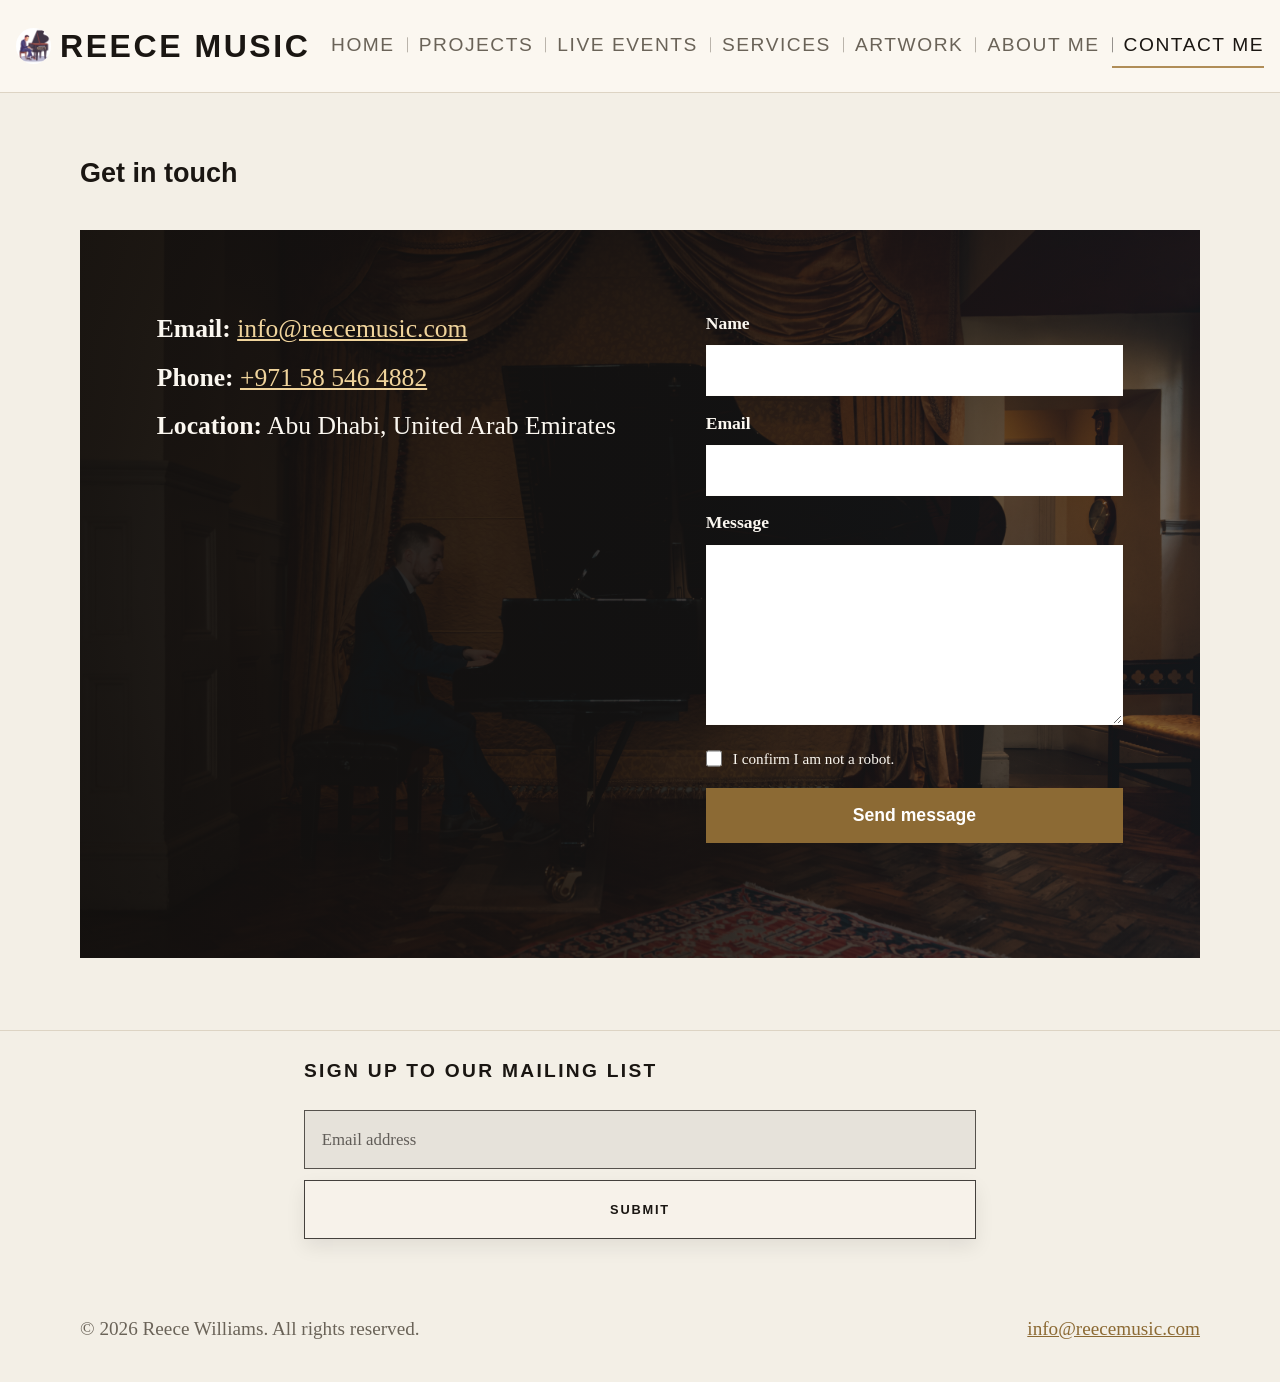
<file: contact.html>
<!DOCTYPE html>
<html lang="en">
<head>
  <meta charset="UTF-8">
  <meta name="viewport" content="width=device-width, initial-scale=1">
  <title>Contact Reece Williams</title>
  <link rel="icon" type="image/png" href="images/reece-favicon.png">
  <meta name="description" content="Get in touch with Reece Williams about performances, recordings, and collaborations.">
  <meta property="og:type" content="website">
  <meta property="og:title" content="Contact Reece Williams">
  <meta property="og:description" content="Get in touch with Reece Williams about performances, recordings, and collaborations.">
  <meta property="og:image" content="images/reece.jpg">
  <link rel="stylesheet" href="css/style.css?v=20260906-7">
</head>
<body class="interior">
  <a class="skip-link" href="#main-content">Skip to content</a>
  <header class="site-header">
    <div class="wrap header-inner">
      <a class="logo" href="index.html"><img src="images/reece-logo.jpg" alt="" width="320" height="320">Reece Music</a>
      <button class="menu-toggle" type="button" aria-expanded="false" aria-controls="site-nav" aria-label="Toggle navigation">
        <span></span>
        <span></span>
        <span></span>
      </button>
      <nav id="site-nav" class="nav" aria-label="Main">
        <a href="index.html">Home</a>
        <a href="recordings.html">Projects</a>
        <a href="events.html">Live Events</a>
        <a href="services.html">Services</a>
        <a href="artwork.html">Artwork</a>
        <a href="about.html">About Me</a>
        <a href="contact.html" class="is-active">Contact Me</a>
      </nav>
    </div>
  </header>

  <main id="main-content">
    <section class="page-intro contact-page-intro">
      <div class="wrap">
        <h1>Get in touch</h1>
      </div>
    </section>

    <section class="section contact-section">
      <div class="wrap contact-layout">
        <video class="hero-background-video contact-background-video" autoplay muted loop playsinline preload="metadata" poster="images/reece.jpg" aria-hidden="true">
          <source src="images/here-piano.mp4" type="video/mp4">
        </video>
        <video class="hero-background-video hero-reverse-video contact-background-video" muted playsinline preload="metadata" aria-hidden="true">
          <source src="images/here-piano-reverse.mp4" type="video/mp4">
        </video>
        <div class="contact-details">
          <p><strong>Email:</strong> <a href="mailto:info@reecemusic.com">info@reecemusic.com</a></p>
          <p><strong>Phone:</strong> <a href="tel:+971585464882">+971 58 546 4882</a></p>
          <p><strong>Location:</strong> Abu Dhabi, United Arab Emirates</p>
        </div>

        <form class="contact-form" id="contact-form" action="contact.php" method="POST" aria-describedby="contact-status">
          <label class="sr-only" aria-hidden="true">
            Website
            <input type="text" name="website" tabindex="-1" autocomplete="off">
          </label>
          <label>
            Name
            <input type="text" name="name" required>
          </label>
          <label>
            Email
            <input type="email" name="email" required>
          </label>
          <label>
            Message
            <textarea name="message" rows="6" required></textarea>
          </label>
          <label class="contact-check">
            <input type="checkbox" name="human" value="yes" required>
            <span>I confirm I am not a robot.</span>
          </label>
          <button class="button" type="submit">Send message</button>
          <p class="form-status" id="contact-status" role="status" aria-live="polite"></p>
        </form>
      </div>
    </section>

  </main>

  <footer class="site-footer">
    <div class="wrap footer-mailing-list">
      <form class="mailing-list-form footer-mailing-list-form" id="mailing-list-form-footer" action="contact.php" method="POST" aria-describedby="mailing-list-status-footer">
        <input type="hidden" name="mailing-list" value="yes">
        <input type="hidden" name="source" value="footer">
        <p class="mailing-list-label">Sign up to our mailing list</p>
        <label class="sr-only" for="mailing-list-email-footer">Email address</label>
        <input id="mailing-list-email-footer" type="email" name="email" placeholder="Email address" autocomplete="email" required>
        <button class="button" type="submit">Submit</button>
        <p class="form-status" id="mailing-list-status-footer" role="status" aria-live="polite"></p>
      </form>
    </div>
    <div class="wrap footer-inner">
      <p>&copy; <span id="year"></span> Reece Williams. All rights reserved.</p>
      <p><a href="mailto:info@reecemusic.com">info@reecemusic.com</a></p>
    </div>
  </footer>

  <script src="js/main.js?v=20260907-4"></script>
</body>
</html>
</file>
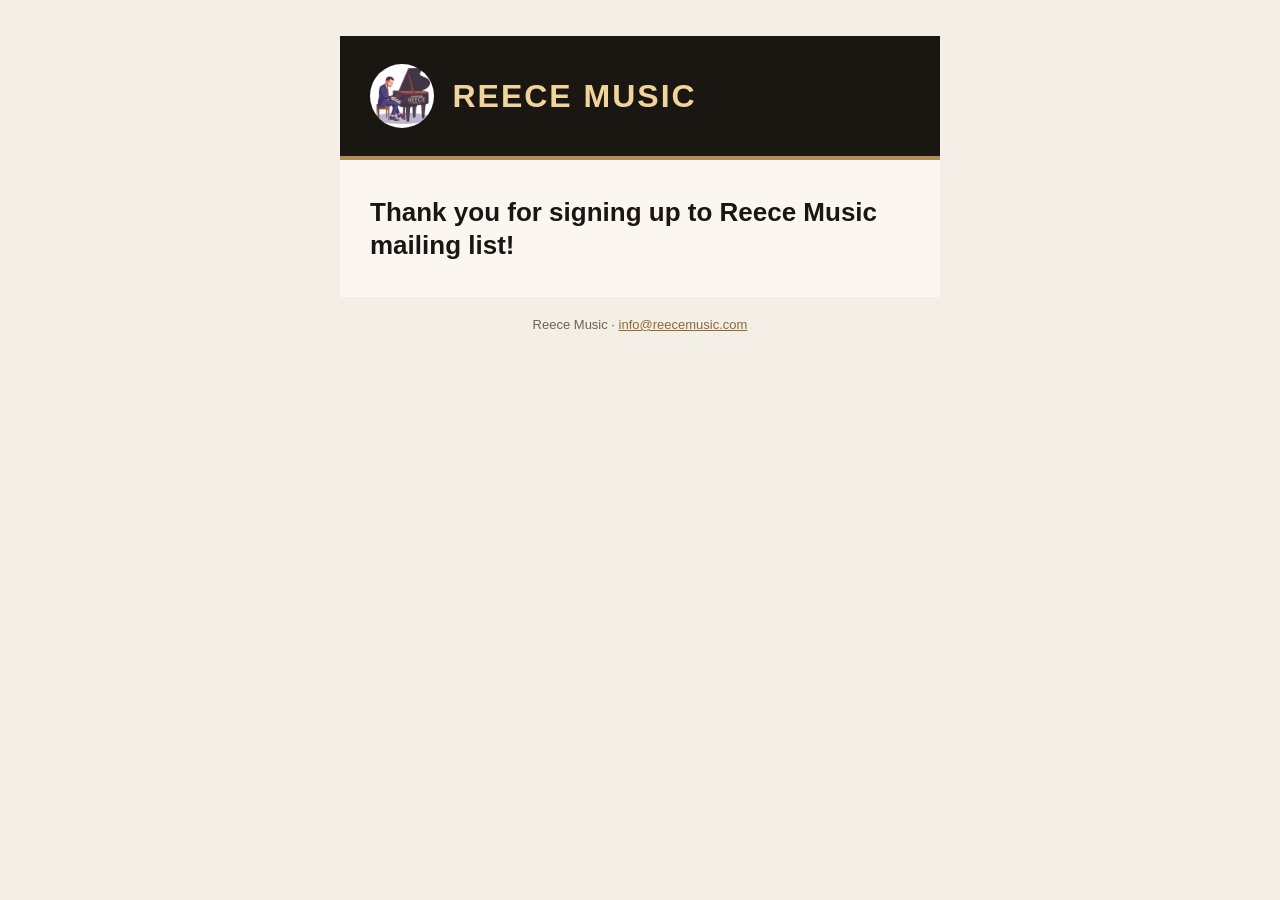
<file: email-preview.html>
<!doctype html>
<html lang="en">
<head>
  <meta charset="UTF-8">
  <meta name="viewport" content="width=device-width, initial-scale=1">
  <title>Reece Music Email Preview</title>
  <meta name="description" content="Preview of the Reece Music email newsletter and mailing list sign-up template.">
</head>
<body style="margin:0;background:#f3efe6;color:#1a1612;font-family:Arial,sans-serif;">
  <div style="max-width:600px;margin:0 auto;padding:36px 20px;">
    <div style="background:#1a1612;padding:28px 30px;border-bottom:4px solid #b08d57;">
      <img src="images/reece-logo.jpg" alt="Reece Music" width="64" height="64" style="display:inline-block;vertical-align:middle;width:64px;height:64px;border-radius:50%;">
      <span style="display:inline-block;vertical-align:middle;margin-left:14px;color:#f0d49c;font-size:32px;font-weight:700;letter-spacing:2px;text-transform:uppercase;">Reece Music</span>
    </div>
    <div style="background:#fbf7f0;padding:36px 30px;">
      <h1 style="margin:0;font-size:26px;line-height:1.25;font-weight:700;">Thank you for signing up to Reece Music mailing list!</h1>
    </div>
    <p style="margin:18px 0 0;color:#6a6358;font-size:13px;line-height:1.5;text-align:center;">Reece Music · <a href="mailto:info@reecemusic.com" style="color:#8c6a34;">info@reecemusic.com</a></p>
  </div>
</body>
</html>
</file>
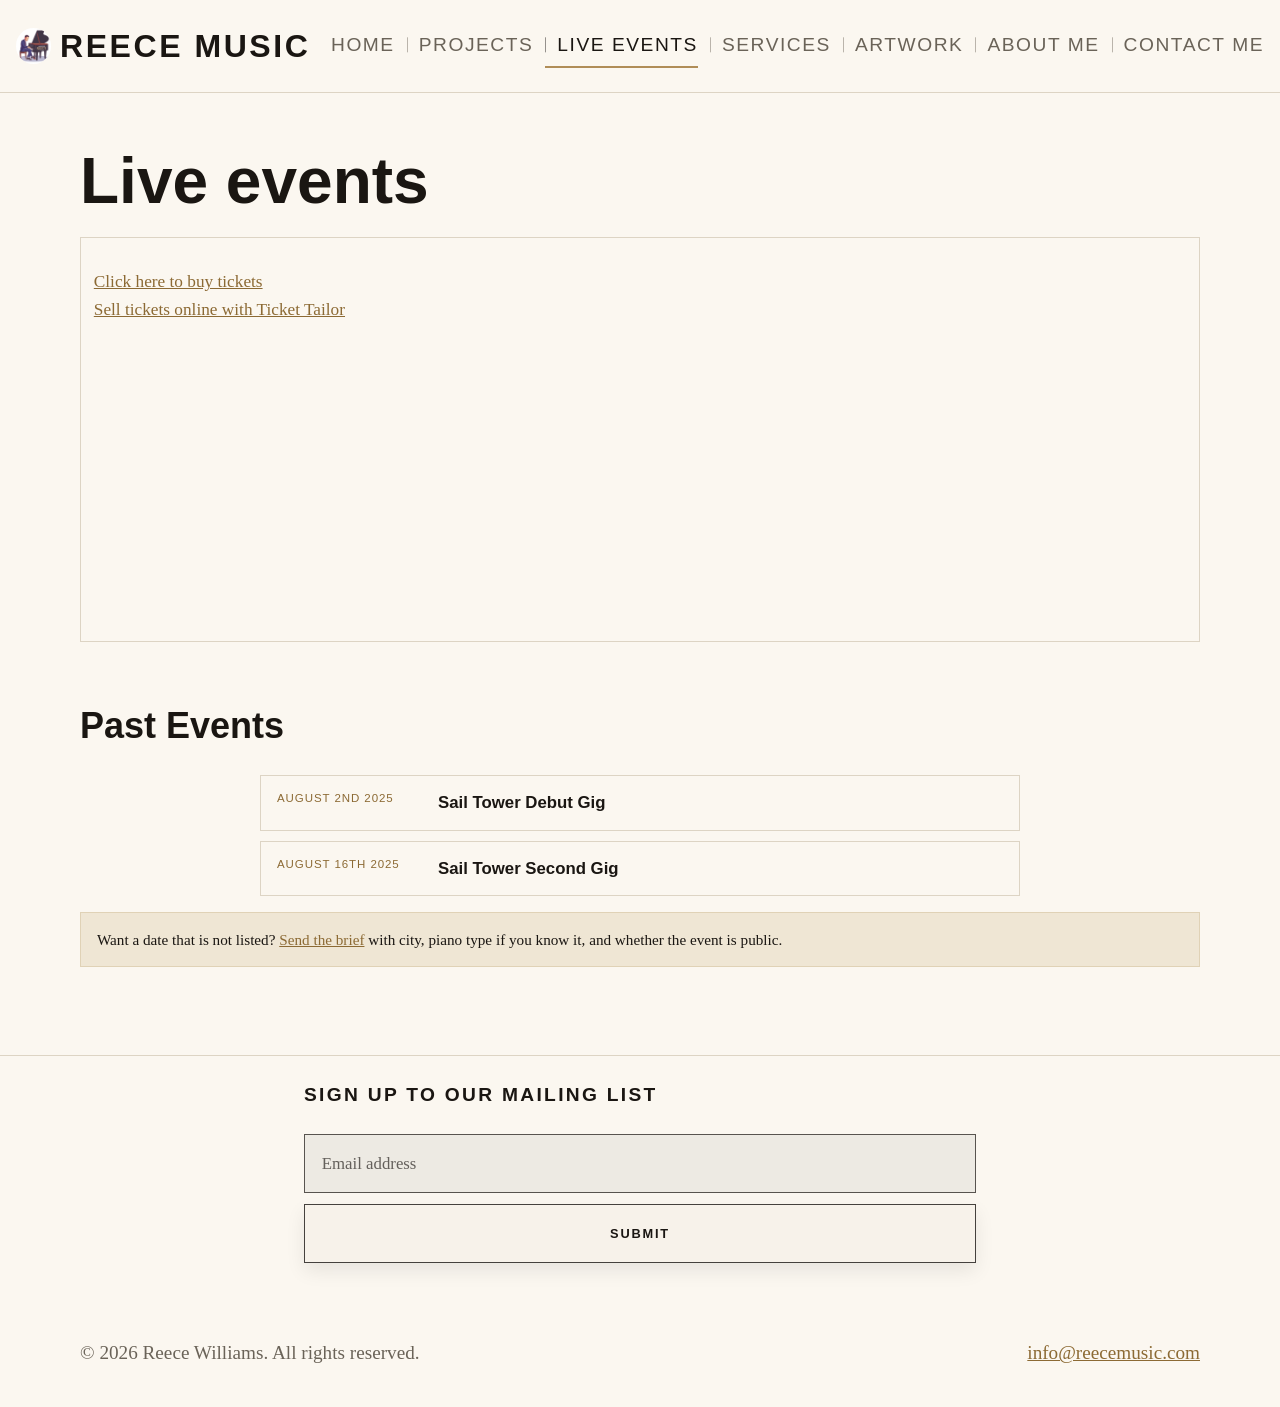
<file: events.html>
<!DOCTYPE html>
<html lang="en">
<head>
  <meta charset="UTF-8">
  <meta name="viewport" content="width=device-width, initial-scale=1.0">
  <title>Live Events | Reece Williams</title>
  <link rel="icon" type="image/png" href="images/reece-favicon.png">
  <meta name="description" content="Upcoming and recent performances by pianist Reece Williams.">
  <meta property="og:type" content="website">
  <meta property="og:title" content="Live Events | Reece Williams">
  <meta property="og:description" content="Upcoming and recent performances by pianist Reece Williams.">
  <meta property="og:image" content="images/reece.jpg">
  <link rel="stylesheet" href="css/style.css?v=20260906-6">
</head>
<body class="interior events-page">
  <a class="skip-link" href="#main-content">Skip to content</a>
  <header class="site-header">
    <div class="wrap header-inner">
      <a class="logo" href="index.html"><img src="images/reece-logo.jpg" alt="" width="320" height="320">Reece Music</a>
      <button class="menu-toggle" type="button" aria-expanded="false" aria-controls="site-nav" aria-label="Toggle navigation">
        <span></span>
        <span></span>
        <span></span>
      </button>
      <nav id="site-nav" class="nav" aria-label="Main">
        <a href="index.html">Home</a>
        <a href="recordings.html">Projects</a>
        <a href="events.html" class="is-active">Live Events</a>
        <a href="services.html">Services</a>
        <a href="artwork.html">Artwork</a>
        <a href="about.html">About Me</a>
        <a href="contact.html">Contact Me</a>
      </nav>
    </div>
  </header>

  <main id="main-content" class="section">
    <div class="wrap">
      <h1>Live events</h1>
      <div class="tickettailor-embed">
        <div class="tt-widget"><div class="tt-widget-fallback"><p><a href="https://www.tickettailor.com/all-tickets/reecemusic/?ref=website_widget&show_search_filter=true&show_date_filter=true&show_sort=true" target="_blank">Click here to buy tickets</a><br /><small><a href="https://www.tickettailor.com?rf=wdg_337841" class="tt-widget-powered">Sell tickets online with Ticket Tailor</a></small></p></div><script src="https://cdn.tickettailor.com/js/widgets/min/widget.js" data-url="https://www.tickettailor.com/all-tickets/reecemusic/?ref=website_widget&show_search_filter=true&show_date_filter=true&show_sort=true" data-type="inline" data-inline-minimal="true" data-inline-show-logo="false" data-inline-bg-fill="true" data-inline-inherit-ref-from-url-param="" data-inline-ref="website_widget"></script></div>
      </div>

      <h2>Past Events</h2>
      <div class="past-events">
        <article class="event">
          <p class="meta">August 2nd 2025</p>
          <h3>Sail Tower Debut Gig</h3>
        </article>
        <article class="event">
          <p class="meta">August 16th 2025</p>
          <h3>Sail Tower Second Gig</h3>
        </article>
      </div>

      <p class="notice">Want a date that is not listed? <a href="contact.html">Send the brief</a> with city, piano type if you know it, and whether the event is public.</p>
    </div>
  </main>

  <footer class="site-footer">
    <div class="wrap footer-mailing-list">
      <form class="mailing-list-form footer-mailing-list-form" id="mailing-list-form-footer" action="contact.php" method="POST" aria-describedby="mailing-list-status-footer">
        <input type="hidden" name="mailing-list" value="yes">
        <input type="hidden" name="source" value="footer">
        <p class="mailing-list-label">Sign up to our mailing list</p>
        <label class="sr-only" for="mailing-list-email-footer">Email address</label>
        <input id="mailing-list-email-footer" type="email" name="email" placeholder="Email address" autocomplete="email" required>
        <button class="button" type="submit">Submit</button>
        <p class="form-status" id="mailing-list-status-footer" role="status" aria-live="polite"></p>
      </form>
    </div>
    <div class="wrap footer-inner">
      <p>&copy; <span id="year"></span> Reece Williams. All rights reserved.</p>
      <p><a href="mailto:info@reecemusic.com">info@reecemusic.com</a></p>
    </div>
  </footer>
  <script src="js/main.js?v=20260907-4"></script>
</body>
</html>
</file>
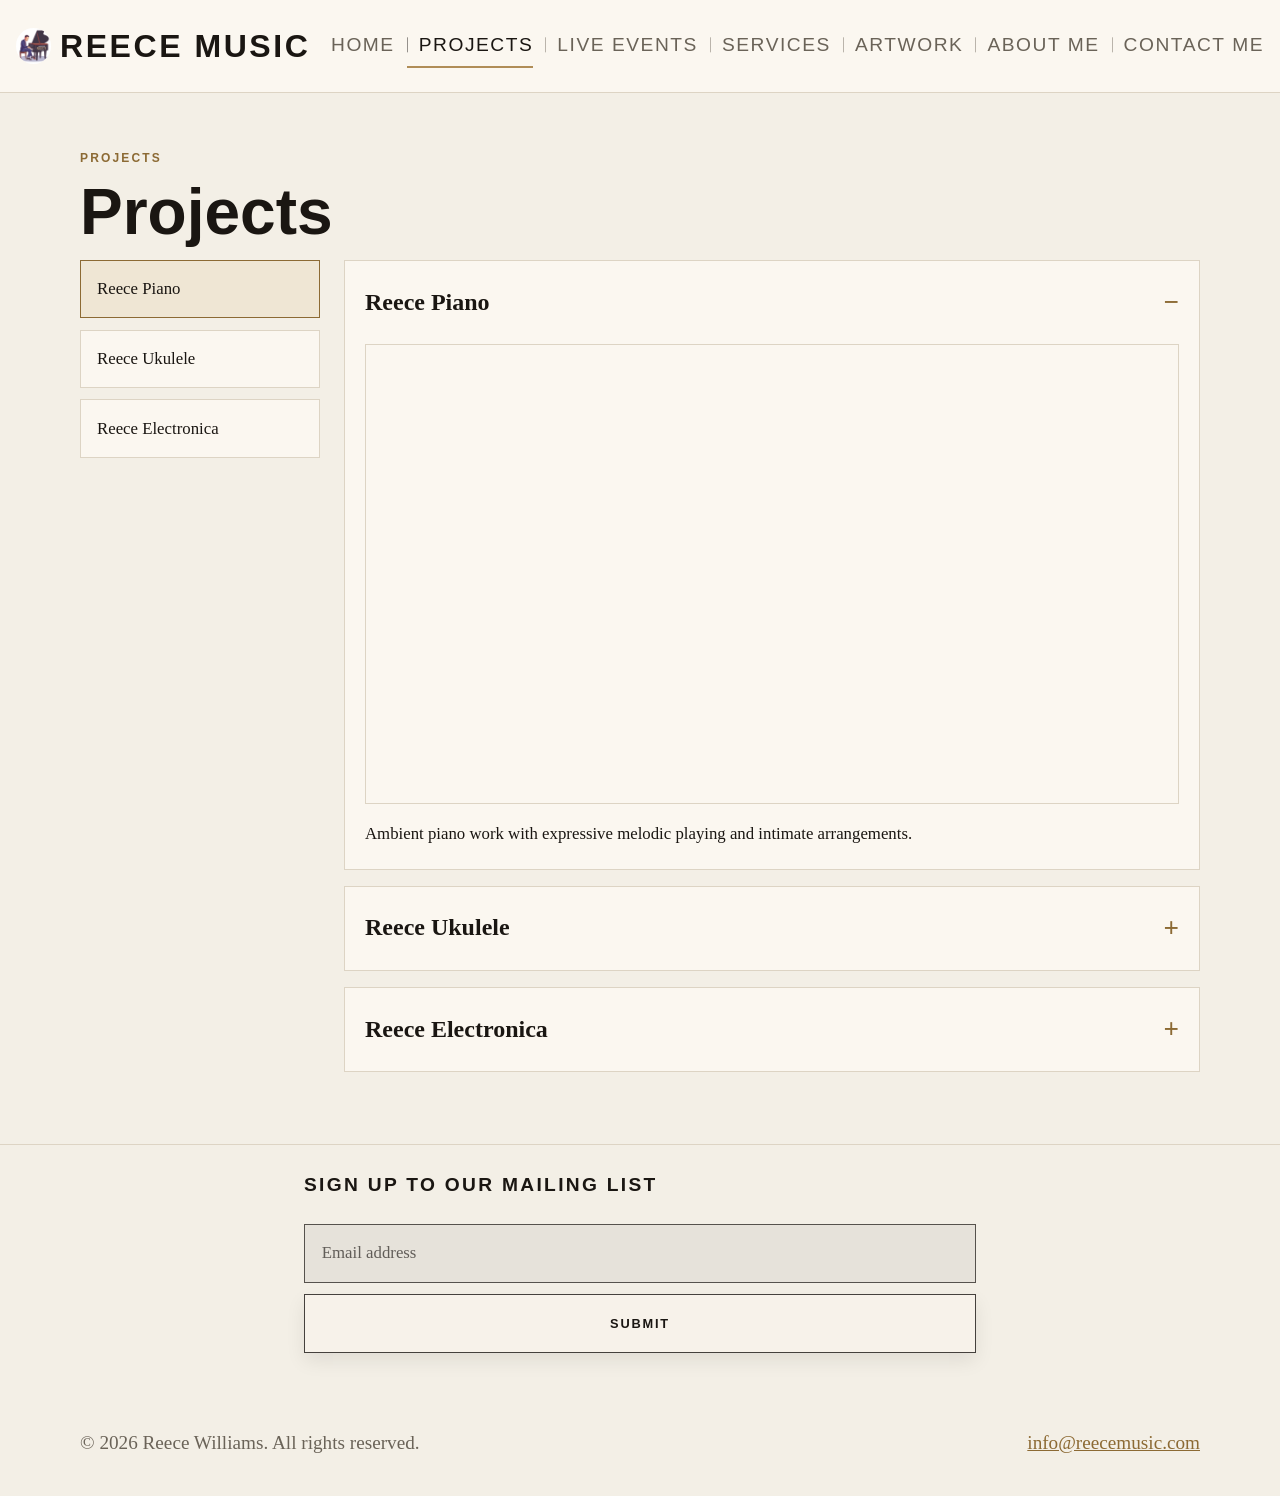
<file: recordings.html>
<!DOCTYPE html>
<html lang="en">
<head>
  <meta charset="UTF-8">
  <meta name="viewport" content="width=device-width, initial-scale=1.0">
  <title>Recordings | Reece Williams</title>
  <link rel="icon" type="image/png" href="images/reece-favicon.png">
  <meta name="description" content="Recordings and performance films by pianist Reece Williams.">
  <meta property="og:type" content="website">
  <meta property="og:title" content="Recordings | Reece Williams">
  <meta property="og:description" content="Recordings and performance films by pianist Reece Williams.">
  <meta property="og:image" content="images/reece.jpg">
  <link rel="stylesheet" href="css/style.css?v=20260906-6">
</head>
<body class="interior">
  <a class="skip-link" href="#main-content">Skip to content</a>
  <header class="site-header">
    <div class="wrap header-inner">
      <a class="logo" href="index.html"><img src="images/reece-logo.jpg" alt="" width="320" height="320">Reece Music</a>
      <button class="menu-toggle" type="button" aria-expanded="false" aria-controls="site-nav" aria-label="Toggle navigation">
        <span></span>
        <span></span>
        <span></span>
      </button>
      <nav id="site-nav" class="nav" aria-label="Main">
        <a href="index.html">Home</a>
        <a href="recordings.html" class="is-active">Projects</a>
        <a href="events.html">Live Events</a>
        <a href="services.html">Services</a>
        <a href="artwork.html">Artwork</a>
        <a href="about.html">About Me</a>
        <a href="contact.html">Contact Me</a>
      </nav>
    </div>
  </header>

  <main id="main-content" class="section">
    <div class="wrap">
      <p class="kicker">Projects</p>
      <h1>Projects</h1>

      <div class="project-layout">
        <aside class="project-sidebar">
          <nav aria-label="Project sections">
            <button class="project-jump is-active" type="button" data-target="project-piano">Reece Piano</button>
            <button class="project-jump" type="button" data-target="project-ukulele">Reece Ukulele</button>
            <button class="project-jump" type="button" data-target="project-electronica">Reece Electronica</button>
          </nav>
        </aside>

        <div class="project-list">
          <article id="project-piano" class="project-item is-open">
            <button class="project-toggle" type="button" aria-expanded="true">
              <span>Reece Piano</span>
            </button>
            <div class="project-content">
              <div class="video-container">
                <iframe src="https://www.youtube.com/embed/bRUzXkX8eEs" title="Reece Piano project video" frameborder="0" loading="lazy" allow="accelerometer; autoplay; clipboard-write; encrypted-media; gyroscope; picture-in-picture; web-share" referrerpolicy="strict-origin-when-cross-origin" allowfullscreen></iframe>
              </div>
              <p>Ambient piano work with expressive melodic playing and intimate arrangements.</p>
            </div>
          </article>

          <article id="project-ukulele" class="project-item">
            <button class="project-toggle" type="button" aria-expanded="false">
              <span>Reece Ukulele</span>
            </button>
            <div class="project-content">
              <div class="video-container">
                <iframe src="https://www.youtube.com/embed/dDXQ_UBIzpI?list=RDdDXQ_UBIzpI" title="Reece Ukulele project video" frameborder="0" loading="lazy" allow="accelerometer; autoplay; clipboard-write; encrypted-media; gyroscope; picture-in-picture; web-share" referrerpolicy="strict-origin-when-cross-origin" allowfullscreen></iframe>
              </div>
              <p>Warm, rhythmic ukulele-led arrangements with a relaxed, spacious feel.</p>
            </div>
          </article>

          <article id="project-electronica" class="project-item">
            <button class="project-toggle" type="button" aria-expanded="false">
              <span>Reece Electronica</span>
            </button>
            <div class="project-content">
              <div class="video-container">
                <iframe src="https://www.youtube.com/embed/PUKPWZ648mM" title="Reece Electronica project video" frameborder="0" loading="lazy" allow="accelerometer; autoplay; clipboard-write; encrypted-media; gyroscope; picture-in-picture; web-share" referrerpolicy="strict-origin-when-cross-origin" allowfullscreen></iframe>
              </div>
              <p>Electronic textures and pulse-driven soundscapes shaped for modern listening.</p>
            </div>
          </article>
        </div>
      </div>
    </div>
  </main>

  <footer class="site-footer">
    <div class="wrap footer-mailing-list">
      <form class="mailing-list-form footer-mailing-list-form" id="mailing-list-form-footer" action="contact.php" method="POST" aria-describedby="mailing-list-status-footer">
        <input type="hidden" name="mailing-list" value="yes">
        <input type="hidden" name="source" value="footer">
        <p class="mailing-list-label">Sign up to our mailing list</p>
        <label class="sr-only" for="mailing-list-email-footer">Email address</label>
        <input id="mailing-list-email-footer" type="email" name="email" placeholder="Email address" autocomplete="email" required>
        <button class="button" type="submit">Submit</button>
        <p class="form-status" id="mailing-list-status-footer" role="status" aria-live="polite"></p>
      </form>
    </div>
    <div class="wrap footer-inner">
      <p>&copy; <span id="year"></span> Reece Williams. All rights reserved.</p>
      <p><a href="mailto:info@reecemusic.com">info@reecemusic.com</a></p>
    </div>
  </footer>
  <script src="js/main.js?v=20260907-4"></script>
</body>
</html>
</file>
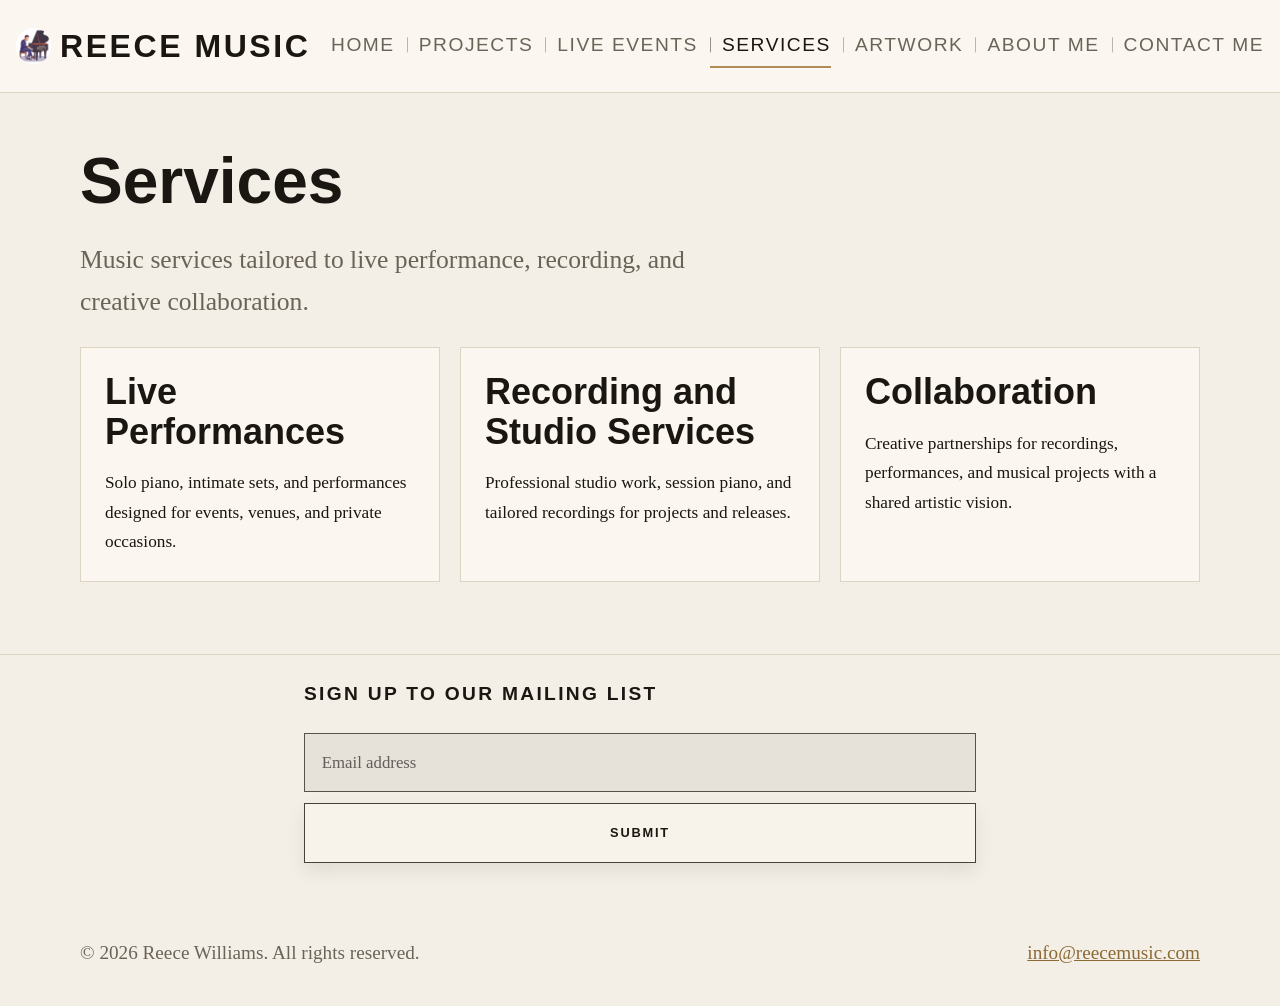
<file: services.html>
<!DOCTYPE html>
<html lang="en">
<head>
  <meta charset="UTF-8">
  <meta name="viewport" content="width=device-width, initial-scale=1.0">
  <title>Services | Reece Williams</title>
  <link rel="icon" type="image/png" href="images/reece-favicon.png">
  <meta name="description" content="Live performance, recording, and creative collaboration services from Reece Williams.">
  <meta property="og:type" content="website">
  <meta property="og:title" content="Services | Reece Williams">
  <meta property="og:description" content="Live performance, recording, and creative collaboration services from Reece Williams.">
  <meta property="og:image" content="images/reece.jpg">
  <link rel="stylesheet" href="css/style.css?v=20260906-6">
</head>
<body class="interior">
  <a class="skip-link" href="#main-content">Skip to content</a>
  <header class="site-header">
    <div class="wrap header-inner">
      <a class="logo" href="index.html"><img src="images/reece-logo.jpg" alt="" width="320" height="320">Reece Music</a>
      <button class="menu-toggle" type="button" aria-expanded="false" aria-controls="site-nav" aria-label="Toggle navigation">
        <span></span>
        <span></span>
        <span></span>
      </button>
      <nav id="site-nav" class="nav" aria-label="Main">
        <a href="index.html">Home</a>
        <a href="recordings.html">Projects</a>
        <a href="events.html">Live Events</a>
        <a href="services.html" class="is-active">Services</a>
        <a href="artwork.html">Artwork</a>
        <a href="about.html">About Me</a>
        <a href="contact.html">Contact Me</a>
      </nav>
    </div>
  </header>

  <main id="main-content" class="section">
    <div class="container">
      <h1>Services</h1>
      <p class="lead">Music services tailored to live performance, recording, and creative collaboration.</p>
      <div class="grid-3 service-grid">
        <article class="card">
          <h2>Live Performances</h2>
          <p>Solo piano, intimate sets, and performances designed for events, venues, and private occasions.</p>
        </article>
        <article class="card">
          <h2>Recording and Studio Services</h2>
          <p>Professional studio work, session piano, and tailored recordings for projects and releases.</p>
        </article>
        <article class="card">
          <h2>Collaboration</h2>
          <p>Creative partnerships for recordings, performances, and musical projects with a shared artistic vision.</p>
        </article>
      </div>
    </div>
  </main>

  <footer class="site-footer">
    <div class="wrap footer-mailing-list">
      <form class="mailing-list-form footer-mailing-list-form" id="mailing-list-form-footer" action="contact.php" method="POST" aria-describedby="mailing-list-status-footer">
        <input type="hidden" name="mailing-list" value="yes">
        <input type="hidden" name="source" value="footer">
        <p class="mailing-list-label">Sign up to our mailing list</p>
        <label class="sr-only" for="mailing-list-email-footer">Email address</label>
        <input id="mailing-list-email-footer" type="email" name="email" placeholder="Email address" autocomplete="email" required>
        <button class="button" type="submit">Submit</button>
        <p class="form-status" id="mailing-list-status-footer" role="status" aria-live="polite"></p>
      </form>
    </div>
    <div class="wrap footer-inner">
      <p>&copy; <span id="year"></span> Reece Williams. All rights reserved.</p>
      <p><a href="mailto:info@reecemusic.com">info@reecemusic.com</a></p>
    </div>
  </footer>

  <script src="js/main.js?v=20260907-4"></script>
</body>
</html>
</file>
<file: css/style.css>
:root {
  --bg: #f3efe6;
  --bg-deep: #1a1612;
  --paper: #fbf7f0;
  --ink: #1a1612;
  --muted: #6a6358;
  --line: #ddd4c4;
  --gold: #b08d57;
  --gold-deep: #8c6a34;
  --max: 1120px;
}

* {
  box-sizing: border-box;
}

html {
  scroll-behavior: smooth;
}

:target {
  scroll-margin-top: 6rem;
}

:focus-visible {
  outline: 3px solid var(--gold);
  outline-offset: 4px;
}

body {
  margin: 0;
  font-family: "Palatino Linotype", Palatino, "Book Antiqua", Georgia, serif;
  color: var(--ink);
  background: var(--bg);
  line-height: 1.65;
  font-size: 1.125rem;
  overflow-x: hidden;
}

body:not(.home) {
  background: var(--bg);
}

body.interior.events-page {
  background: var(--paper);
  background-image: none;
}

.sr-only {
  position: absolute;
  width: 1px;
  height: 1px;
  padding: 0;
  margin: -1px;
  overflow: hidden;
  clip: rect(0, 0, 0, 0);
  white-space: nowrap;
  border: 0;
}

.skip-link {
  position: fixed;
  top: 0.75rem;
  left: 0.75rem;
  z-index: 100;
  padding: 0.7rem 1rem;
  background: var(--paper);
  color: var(--ink);
  transform: translateY(-150%);
  transition: transform 0.2s ease;
}

.skip-link:focus {
  transform: translateY(0);
}

h1,
h2,
h3,
.logo,
.nav a,
.btn,
.kicker,
.meta {
  font-family: "Helvetica Neue", Helvetica, Arial, sans-serif;
}

img {
  max-width: 100%;
  height: auto;
  display: block;
}

a {
  color: var(--gold-deep);
}

.wrap,
.container {
  width: min(var(--max), calc(100% - 2.4rem));
  margin-inline: auto;
}

.narrow {
  max-width: 740px;
}

.lead {
  font-size: clamp(1.2rem, 2vw, 1.7rem);
  color: var(--muted);
  max-width: 42rem;
  margin-bottom: 1.5rem;
}

.page-intro {
  padding: 2.25rem 0 0.75rem;
}

.contact-page-intro {
  padding-bottom: 0;
}

/* Homepage photo background */
.home .site-header {
  background: transparent;
  border-bottom: 0;
  position: absolute;
  top: 0;
  left: 0;
  right: 0;
}

.home .logo,
.home .logo span,
.home .nav a,
.home .nav a.is-active,
.home .nav a:hover {
  color: #fbf7f0;
}

.home .header-inner {
  justify-content: flex-end;
}

.home .hero-layout {
  transform: translateY(-2rem);
}

.home .logo span,
.home .nav a {
  color: rgba(251, 247, 240, 0.78);
}

.home .nav a.is-active,
.home .nav a:hover {
  color: #fbf7f0;
}

.hero-photo {
  display: flex;
  align-items: center;
  min-height: 100vh;
  padding: 9rem 0 5rem;
  background-color: #1a1612;
  background-image:
    linear-gradient(90deg, rgba(26, 22, 18, 0.55) 0%, rgba(26, 22, 18, 0.18) 42%, rgba(26, 22, 18, 0.08) 100%),
    linear-gradient(180deg, rgba(26, 22, 18, 0.12) 0%, rgba(26, 22, 18, 0.28) 70%, rgba(26, 22, 18, 0.5) 100%),
    url("../images/reece.jpg");
  background-size: cover;
  background-position: center top;
  background-repeat: no-repeat;
  position: relative;
  isolation: isolate;
}

.hero-background-video {
  position: absolute;
  inset: 0;
  z-index: -2;
  width: 100%;
  height: 100%;
  object-fit: cover;
  object-position: center top;
}

.hero-reverse-video {
  opacity: 0;
  pointer-events: none;
}

.hero-reverse-video.is-active {
  opacity: 1;
}

.hero-photo::before {
  content: "";
  position: absolute;
  inset: 0;
  z-index: -1;
  background: linear-gradient(90deg, rgba(26, 22, 18, 0.62) 0%, rgba(26, 22, 18, 0.2) 44%, rgba(26, 22, 18, 0.05) 100%);
  pointer-events: none;
}

.hero-video {
  width: 100%;
  aspect-ratio: 16 / 9;
  border: 2px solid rgba(251, 247, 240, 0.3);
  overflow: hidden;
}

.hero-video-stack {
  position: absolute;
  top: calc(50% + 3rem);
  right: 0;
  width: min(21vw, 300px);
  display: grid;
  gap: 0.75rem;
  transform: translateY(-50%);
}

.hero-spotify {
  width: 100%;
  height: 352px;
  overflow: hidden;
  order: -1;
}

.hero-layout {
  display: block;
  flex: 1 1 auto;
  position: relative;
  z-index: 1;
  width: auto;
  margin-left: clamp(1rem, 4vw, 4rem);
  margin-right: 0;
}

.hero-video iframe {
  width: 100%;
  height: 100%;
}

.hero-copy {
  max-width: 31rem;
  margin-left: 0;
  margin-right: auto;
}

.hero-photo .kicker {
  color: #e8dfd0;
  display: inline-block;
  padding-right: 1.2rem;
  border-right: 2px solid rgba(232, 223, 208, 0.5);
  margin-right: 1.2rem;
}

.hero-photo .lede {
  color: #e8dfd0;
  display: block;
  border-top: 2px solid rgba(232, 223, 208, 0.5);
  padding-top: 1rem;
  margin-top: 1rem;
}

.hero-photo h1 {
  color: #fbf7f0;
}

.hero.hero-photo h1 {
  display: flex;
  align-items: center;
  gap: 1rem;
  font-size: clamp(3.8rem, 6vw, 5.4rem);
}

.hero-photo h1 img {
  width: 9.7rem;
  height: 9.7rem;
  flex: 0 0 9.7rem;
  object-fit: cover;
  border: 2px solid rgba(251, 247, 240, 0.8);
  border-radius: 50%;
}

.hero-photo h1 > .hero-name {
  display: flex;
  flex-direction: column;
  white-space: normal;
  line-height: 0.9;
}

.hero-photo .btn-primary {
  background: transparent;
  border: 1px solid #fbf7f0;
  color: #fbf7f0;
}

.hero-photo .btn-ghost {
  border-color: #fbf7f0;
  color: #fbf7f0;
}

.hero-photo .btn-primary:hover {
  background: rgba(251, 247, 240, 0.14);
}

/* Header */
.site-header {
  background: var(--paper);
  border-bottom: 1px solid var(--line);
  position: sticky;
  top: 0;
  z-index: 20;
}

@media (max-width: 1050px) {
  body.menu-open::before {
    content: "";
    position: fixed;
    inset: 0;
    z-index: 15;
    background: rgba(26, 22, 18, 0.42);
  }
}

.header-inner {
  width: min(1600px, calc(100% - 2rem));
  margin-inline: auto;
  display: flex;
  align-items: center;
  justify-content: space-between;
  gap: 0.8rem;
  min-height: 92px;
}

.menu-toggle {
  display: none;
  flex-direction: column;
  justify-content: center;
  gap: 0.28rem;
  width: 2.8rem;
  height: 2.8rem;
  padding: 0.5rem;
  border: 1px solid var(--line);
  background: transparent;
  cursor: pointer;
}

.menu-toggle span {
  display: block;
  width: 100%;
  height: 2px;
  background: var(--ink);
  border-radius: 999px;
}

.logo {
  display: inline-flex;
  align-items: center;
  gap: 0.55rem;
  text-decoration: none;
  color: var(--ink);
  font-weight: 700;
  letter-spacing: 0.08em;
  text-transform: uppercase;
  font-size: 2rem;
  white-space: nowrap;
}

.logo img {
  width: 2.2rem;
  height: 2.2rem;
  flex: 0 0 2.2rem;
  object-fit: cover;
  border-radius: 50%;
}

.logo span {
  display: block;
  font-weight: 400;
  letter-spacing: 0.22em;
  font-size: 0.62rem;
  color: var(--gold-deep);
  margin-top: 0.15rem;
}

.nav {
  display: flex;
  flex-wrap: wrap;
  justify-content: flex-end;
  gap: 0.35rem 0.75rem;
}

.nav a {
  position: relative;
  text-decoration: none;
  color: var(--muted);
  font-size: 1.2rem;
  letter-spacing: 0.08em;
  text-transform: uppercase;
  padding: 0.35rem 0;
  border-bottom: 2px solid transparent;
  transition: color 0.2s ease, border-color 0.2s ease;
}

.nav a + a {
  padding-left: 0.75rem;
}

.nav a + a::before {
  content: "";
  position: absolute;
  top: 50%;
  left: 0;
  width: 1px;
  height: 0.8em;
  background: currentColor;
  opacity: 0.45;
  transform: translateY(-50%);
}

.nav a:hover,
.nav a.is-active {
  color: var(--ink);
  border-bottom-color: var(--gold);
}

/* Hero */
.hero {
  padding: 3.5rem 0 3rem;
}

.kicker {
  margin: 0 0 0.7rem;
  color: var(--gold-deep);
  letter-spacing: 0.18em;
  text-transform: uppercase;
  font-size: 0.75rem;
  font-weight: 700;
}

.hero h1,
.hero-photo h1 {
  margin: 0 0 0.8rem;
  font-size: clamp(3.8rem, 7vw, 6.3rem);
  line-height: 0.9;
  letter-spacing: -0.02em;
}

.lede {
  font-size: clamp(1.1rem, 1.7vw, 1.35rem);
  color: var(--muted);
  max-width: 38rem;
  margin: 0;
}

.hero-photo .kicker,
.hero-photo .lede {
  color: #e8dfd0;
}

.hero-actions {
  display: none;
}

.hero-note {
  margin: 1.25rem 0 0;
  color: transparent;
  font-family: "Helvetica Neue", Helvetica, Arial, sans-serif;
  font-size: clamp(1.45rem, 2.3vw, 1.9rem);
  font-weight: 700;
  letter-spacing: 0.14em;
  text-transform: uppercase;
  background: linear-gradient(110deg, #e8dfd0 0%, #e8dfd0 34%, #fff 47%, #fff8e9 53%, #e8dfd0 66%, #e8dfd0 100%);
  background-size: 300% 100%;
  background-position: 100% 0;
  -webkit-background-clip: text;
  background-clip: text;
  animation: hero-note-shimmer 9s ease-in-out infinite;
}

.hero-note span {
  display: block;
}

@keyframes hero-note-shimmer {
  0%,
  52% {
    background-position: 100% 0;
  }

  76%,
  100% {
    background-position: 0 0;
  }
}

.mailing-list-block {
  position: absolute;
  left: 0;
  bottom: -1.25rem;
  z-index: 2;
}

@media (min-width: 901px) {
  .hero-layout {
    align-self: stretch;
    min-height: calc(100vh - 14rem);
  }

  .hero-note {
    font-size: clamp(1.35rem, 1.9vw, 1.8rem);
    white-space: normal;
  }
}

@media (prefers-reduced-motion: reduce) {
  .hero-note {
    color: #e8dfd0;
    background: none;
    animation: none;
  }
}

.mailing-list-label {
  margin: 1.1rem 0 0.75rem;
  color: rgba(251, 247, 240, 0.98);
  font-family: "Helvetica Neue", Helvetica, Arial, sans-serif;
  font-size: 1rem;
  font-weight: 700;
  letter-spacing: 0.12em;
  text-transform: uppercase;
  grid-column: 1 / -1;
}

.mailing-list-form {
  display: grid;
  grid-template-columns: minmax(0, 1fr) minmax(8.2rem, 10rem);
  gap: 0.8rem;
  max-width: 32rem;
  align-items: stretch;
}

.mailing-list-form input {
  min-width: 0;
  min-height: 3.7rem;
  padding: 0.9rem 1.05rem;
  border: 1px solid rgba(251, 247, 240, 0.8);
  background: rgba(26, 22, 18, 0.42);
  color: #fbf7f0;
  font: inherit;
  font-size: 1.05rem;
  border-radius: 0;
  transition: border-color 0.2s ease, box-shadow 0.2s ease, background 0.2s ease;
}

.mailing-list-form input:focus {
  border-color: rgba(251, 247, 240, 1);
  box-shadow: 0 0 0 3px rgba(251, 247, 240, 0.12);
  background: rgba(26, 22, 18, 0.5);
  outline: none;
}

.mailing-list-form input::placeholder {
  color: rgba(251, 247, 240, 0.72);
}

.mailing-list-form .button {
  min-height: 3.7rem;
  padding: 0.72rem 0.9rem;
  border: 1px solid rgba(251, 247, 240, 0.9);
  background: rgba(251, 247, 240, 0.98);
  color: var(--ink);
  font-family: "Helvetica Neue", Helvetica, Arial, sans-serif;
  font-weight: 700;
  font-size: 0.8rem;
  letter-spacing: 0.14em;
  text-transform: uppercase;
  cursor: pointer;
  border-radius: 0;
  box-shadow: 0 8px 18px rgba(0, 0, 0, 0.08);
  transition: transform 0.2s ease, box-shadow 0.2s ease, background 0.2s ease;
}

.mailing-list-form .button:hover {
  transform: translateY(-1px);
  box-shadow: 0 14px 28px rgba(0, 0, 0, 0.12);
}

.mailing-list-form .button:disabled {
  opacity: 0.82;
  cursor: wait;
}

.mailing-list-form .form-status {
  grid-column: 1 / -1;
  min-height: 2.2rem;
  margin: 0.35rem 0 0;
  color: #fbf7f0;
  font-size: 1.05rem;
  font-family: "Helvetica Neue", Helvetica, Arial, sans-serif;
  font-weight: 500;
  letter-spacing: 0.02em;
  opacity: 0;
  transition: opacity 0.25s ease;
}

.mailing-list-form .form-status.is-error {
  color: #ffd8d8;
}

.portrait {
  margin: 0;
  background: var(--bg-deep);
  border-radius: 2px;
  overflow: hidden;
  box-shadow: 0 18px 40px rgba(26, 22, 18, 0.18);
}

.portrait img {
  width: 100%;
  aspect-ratio: 4 / 5;
  object-fit: cover;
  object-position: center top;
}

.portrait figcaption {
  padding: 0.7rem 0.9rem 0.85rem;
  color: #d7cbb8;
  font-size: 0.78rem;
  letter-spacing: 0.08em;
  text-transform: uppercase;
  font-family: "Helvetica Neue", Helvetica, Arial, sans-serif;
}

.btn {
  display: inline-block;
  text-decoration: none;
  padding: 0.9rem 1.35rem;
  border-radius: 2px;
  font-size: 0.95rem;
  letter-spacing: 0.08em;
  text-transform: uppercase;
  transition: color 0.2s ease, background-color 0.2s ease, border-color 0.2s ease, transform 0.2s ease;
}

.btn:hover {
  transform: translateY(-2px);
}

.btn-primary {
  background: var(--ink);
  color: var(--paper);
}

.btn-primary:hover {
  background: #000;
}

.btn-ghost {
  border: 1px solid var(--ink);
  color: var(--ink);
}

/* Sections */
.section {
  padding: 4.5rem 0;
}

.contact-section {
  padding-top: 0.75rem;
}

.section h1 {
  margin-top: 0;
  margin-bottom: 1rem;
  font-size: clamp(2.5rem, 5vw, 4.6rem);
  line-height: 1;
}

.section h2 {
  margin-top: 0;
  font-size: clamp(1.6rem, 3vw, 2.25rem);
  line-height: 1.1;
}

.section-head {
  display: flex;
  justify-content: space-between;
  align-items: baseline;
  gap: 1rem;
  margin-bottom: 1.2rem;
}

.grid-2 {
  display: grid;
  grid-template-columns: 1fr 1fr;
  gap: 1.25rem;
}

.grid-3 {
  display: grid;
  grid-template-columns: repeat(3, 1fr);
  gap: 1.25rem;
}

.grid-4 {
  display: grid;
  grid-template-columns: repeat(4, 1fr);
  gap: 1.25rem;
}

.card {
  display: block;
  background: var(--paper);
  border: 1px solid var(--line);
  padding: 1.5rem;
}

.card h3,
.card h2 {
  margin: 0 0 0.65rem;
}

.card p:last-child {
  margin-bottom: 0;
}

.artwork-item {
  background: var(--paper);
  border: 1px solid var(--line);
  overflow: hidden;
  transition: box-shadow 0.3s ease;
  min-width: 0;
  max-width: 100%;
  cursor: pointer;
  content-visibility: auto;
  contain-intrinsic-size: 100% 320px;
}

.artwork-item:hover {
  box-shadow: 0 4px 12px rgba(26, 22, 18, 0.15);
}

.artwork-figure {
  margin: 0;
  overflow: hidden;
  height: 250px;
  aspect-ratio: 1 / 1;
  display: flex;
  align-items: center;
  justify-content: center;
  background: var(--bg);
  position: relative;
}

.artwork-figure::after {
  content: "Reece Music ©";
  position: absolute;
  right: 0.8rem;
  bottom: 0.7rem;
  font-size: 0.7rem;
  letter-spacing: 0.1em;
  text-transform: uppercase;
  color: rgba(251, 247, 240, 0.7);
  background: rgba(26, 22, 18, 0.18);
  padding: 0.2rem 0.45rem;
  border-radius: 999px;
  pointer-events: none;
}

.artwork-figure img {
  width: 100%;
  height: 100%;
  object-fit: cover;
  display: block;
  background: var(--bg);
}

.about-image {
  overflow: hidden;
  background: var(--bg);
  border: 1px solid var(--line);
}

.about-layout {
  display: grid;
  grid-template-columns: minmax(280px, 0.9fr) minmax(0, 1.1fr);
  gap: clamp(2rem, 6vw, 5rem);
  align-items: start;
}

.about-hero-image {
  height: 500px;
}

.about-content {
  max-width: 40rem;
  padding-top: 1.5rem;
}

.about-full-image {
  width: 100%;
  height: auto;
  margin-top: 1rem;
}

.section.about-photo-section {
  padding-top: 1rem;
}

.section.about-intro-section {
  padding-bottom: 0;
}

.about-photo-section .about-full-image {
  margin-top: 0;
}

.about-full-image img {
  filter: grayscale(100%);
}

.contact-image {
  overflow: hidden;
  border: 1px solid var(--line);
}

.contact-image-intro {
  height: 100%;
}

.contact-image-intro img {
  width: 100%;
  height: 100%;
  object-fit: cover;
  display: block;
}

.intro-with-image {
  display: grid;
  grid-template-columns: 1fr 1fr;
  gap: 2rem;
  align-items: stretch;
}

.contact-layout {
  position: relative;
  display: grid;
  grid-template-columns: 1.1fr 1fr;
  gap: clamp(2rem, 7vw, 6rem);
  align-items: start;
  min-height: 590px;
  padding: clamp(2rem, 6vw, 5rem);
  overflow: hidden;
  background: var(--bg-deep);
  isolation: isolate;
}

.contact-layout::after {
  content: "";
  position: absolute;
  inset: 0;
  z-index: -1;
  background: linear-gradient(90deg, rgba(18, 15, 13, 0.95) 0%, rgba(18, 15, 13, 0.82) 55%, rgba(18, 15, 13, 0.52) 100%);
}

.contact-section-image {
  position: absolute;
  inset: 0;
  z-index: -2;
  width: 100%;
  height: 100%;
  object-fit: cover;
  object-position: center 58%;
}

.contact-layout .hero-background-video {
  position: absolute;
  inset: 0;
  z-index: -2;
  width: 100%;
  height: 100%;
  object-fit: cover;
  object-position: center top;
}

.contact-details {
  margin-top: 0.25rem;
  color: #fbf7f0;
}

.contact-details p {
  font-size: clamp(1.15rem, 2.2vw, 1.6rem);
  line-height: 1.4;
  margin: 0 0 0.8rem;
}

.contact-details a {
  color: #f0d49c;
}

.contact-form {
  margin-top: 0.1rem;
  width: 100%;
  max-width: 620px;
  margin-left: auto;
  display: grid;
  gap: 0.8rem;
}

.contact-form label {
  display: block;
  font-size: 1.1rem;
  font-weight: 600;
  color: #fbf7f0;
}

.contact-form input,
.contact-form textarea {
  width: 100%;
  margin-top: 0.45rem;
  padding: 0.9rem 1rem;
  border: 1px solid rgba(251, 247, 240, 0.42);
  background: #fff;
  font-size: 1.05rem;
  font-family: inherit;
  color: var(--ink);
}

.contact-form textarea {
  min-height: 180px;
  resize: vertical;
}

.contact-form .contact-check {
  display: flex;
  align-items: center;
  gap: 0.65rem;
  width: fit-content;
  font-size: 0.95rem;
  font-weight: 400;
}

.contact-form .contact-check input {
  width: 1.05rem;
  height: 1.05rem;
  margin: 0;
  accent-color: var(--gold);
}

.contact-form .button {
  width: 100%;
  display: block;
  margin-top: 0.25rem;
  padding: 1rem 1.2rem;
  font-size: 1.1rem;
  font-weight: 600;
  border: 1px solid var(--gold-deep);
  background: var(--gold-deep);
  color: #fff;
  cursor: pointer;
}

.form-status {
  min-height: 1.5em;
  margin: 0.25rem 0 0;
  color: var(--gold-deep);
  font-family: "Helvetica Neue", Helvetica, Arial, sans-serif;
  font-size: 0.9rem;
}

.form-status.is-error {
  color: #f0b8a8;
}

.not-found {
  max-width: 720px;
  margin-inline: auto;
  padding: clamp(3rem, 10vw, 8rem) 0;
  text-align: center;
}

.not-found h1 {
  margin: 0 0 1rem;
  font-size: clamp(4rem, 12vw, 8rem);
  line-height: 0.9;
}

.not-found p {
  margin: 0 auto 1.75rem;
  color: var(--muted);
}

.tickettailor-embed {
  margin: 1.5rem 0 4rem;
  width: 100%;
  padding: 0.8rem;
  background: var(--paper);
  border: 1px solid var(--line);
}

.tickettailor-embed .tt-widget,
.tickettailor-embed .tt-widget > div,
.tickettailor-embed .tt-widget iframe,
.tickettailor-embed .tt-widget script {
  width: 100% !important;
  min-height: 360px !important;
}

.tickettailor-embed .tt-widget,
.tickettailor-embed .tt-widget * {
  font-size: 1.08rem !important;
  line-height: 1.6 !important;
  font-family: "Palatino Linotype", Palatino, "Book Antiqua", Georgia, serif !important;
}

@media (max-width: 900px) {
  .header-inner {
    flex-wrap: wrap;
    padding: 0.8rem 0;
  }

  .menu-toggle {
    display: flex;
    margin-left: auto;
  }

  .nav {
    display: none;
    width: 100%;
    flex-direction: column;
    align-items: flex-start;
    gap: 0.75rem;
    padding: 0.3rem 0 0.1rem;
  }

  .nav.is-open {
    display: flex;
  }

  .nav a {
    font-size: 1.1rem;
    padding-left: 0;
  }

  .nav a + a::before {
    display: none;
  }

  .hero-photo {
    min-height: 80vh;
    padding-top: 7rem;
  }

  .hero-video-stack {
    position: static;
    width: min(100%, 540px);
    margin-top: 2rem;
    transform: none;
  }

  .grid-4 {
    grid-template-columns: repeat(2, minmax(0, 1fr));
  }

  .grid-3,
  .grid-2,
  .about-layout,
  .intro-with-image,
  .contact-layout {
    grid-template-columns: 1fr;
  }

  .contact-layout {
    min-height: 0;
    padding: 2rem 1.25rem 2.5rem;
  }

  .contact-layout::after {
    background: linear-gradient(180deg, rgba(18, 15, 13, 0.88) 0%, rgba(18, 15, 13, 0.72) 100%);
  }

  .contact-details p {
    font-size: 1.35rem;
  }

  .event {
    grid-template-columns: 1fr;
  }

  .event p:not(.meta) {
    grid-column: auto;
  }
}

@media (max-width: 900px) {
  .hero-layout {
    grid-template-columns: 1fr;
    gap: 2rem;
  }

  .project-layout {
    grid-template-columns: 1fr;
  }

  .project-sidebar {
    position: static;
  }

  .project-sidebar nav {
    grid-template-columns: repeat(3, minmax(0, 1fr));
  }
}

@media (max-width: 1050px) {
  .header-inner {
    flex-wrap: wrap;
    padding: 0.8rem 0;
  }

  .menu-toggle {
    display: flex;
    margin-left: auto;
  }

  .nav {
    display: none;
    width: 100%;
    flex-direction: column;
    align-items: flex-start;
    gap: 0.75rem;
    padding: 0.3rem 0 0.1rem;
  }

  .nav.is-open {
    display: flex;
  }
}

@media (max-width: 640px) {
  body {
    font-size: 1rem;
  }

  .wrap {
    width: min(var(--max), calc(100% - 1.2rem));
  }

  .project-sidebar nav {
    grid-template-columns: 1fr;
  }

  .grid-4 {
    grid-template-columns: 1fr;
    gap: 0.85rem;
  }

  .artwork-item {
    width: 100%;
    border-radius: 0.8rem;
  }

  .artwork-figure {
    height: clamp(220px, 52vw, 300px);
  }

  .artwork-figure img {
    width: 100%;
    height: 100%;
    object-fit: cover;
    object-position: center;
  }

  .artwork-info {
    padding: 0.9rem 0.95rem 1rem;
  }

  .artwork-info h3 {
    margin: 0 0 0.3rem;
    font-size: 1rem;
  }

  .price {
    font-size: 0.95rem;
  }


  .header-inner {
    min-height: 64px;
  }

  .logo {
    font-size: 1.2rem;
    letter-spacing: 0.06em;
  }

  .logo span {
    letter-spacing: 0.12em;
    font-size: 0.58rem;
  }

  .hero,
  .section {
    padding-top: 3rem;
    padding-bottom: 3rem;
  }

  .hero-photo {
    min-height: 72vh;
    padding: 6rem 0 2.5rem;
  }

  .hero-photo h1,
  .hero h1 {
    font-size: clamp(2.8rem, 18vw, 4.2rem);
  }

  .lede {
    font-size: 1.2rem;
  }

  .hero-actions {
    flex-direction: column;
  }

  .btn {
    width: 100%;
    text-align: center;
  }

  .section-head {
    flex-direction: column;
    align-items: flex-start;
  }

  .about-content {
    padding-top: 0;
  }

  .contact-details p {
    font-size: 1.15rem;
  }

  .card,
  .event {
    padding: 1.15rem;
  }

  .about-hero-image {
    height: min(500px, 110vw);
  }

  .contact-form {
    max-width: none;
  }
}

.tickettailor-embed .tt-widget a,
.tickettailor-embed .tt-widget button,
.tickettailor-embed .tt-widget input,
.tickettailor-embed .tt-widget select,
.tickettailor-embed .tt-widget label {
  font-size: 1.08rem !important;
}

.tickettailor-embed iframe {
  width: 100%;
  min-height: 360px;
  border: 1px solid var(--line);
  background: #fff;
}

.about-image img {
  width: 100%;
  height: 100%;
  display: block;
  object-fit: cover;
}

.lightbox {
  position: fixed;
  inset: 0;
  display: flex;
  align-items: center;
  justify-content: center;
  padding: 1.5rem;
  opacity: 0;
  visibility: hidden;
  pointer-events: none;
  transition: opacity 0.2s ease, visibility 0.2s ease;
  z-index: 100;
}

.lightbox.is-open {
  opacity: 1;
  visibility: visible;
  pointer-events: auto;
}

.lightbox-backdrop {
  position: absolute;
  inset: 0;
  background: rgba(17, 13, 10, 0.8);
}

.lightbox-panel {
  position: relative;
  z-index: 1;
  width: min(860px, 92vw);
  background: rgba(251, 247, 240, 0.98);
  border: 1px solid var(--line);
  box-shadow: 0 24px 60px rgba(0, 0, 0, 0.2);
  display: grid;
  grid-template-columns: minmax(0, 1.5fr) minmax(220px, 0.7fr);
  overflow: hidden;
  isolation: isolate;
}

.lightbox-image-wrap {
  position: relative;
  display: block;
  width: 100%;
  z-index: 1;
  overflow: hidden;
  isolation: isolate;
}

.lightbox-panel img {
  position: relative;
  z-index: 1;
  width: 100%;
  height: min(72vh, 720px);
  object-fit: cover;
  display: block;
  background: var(--bg);
}

.lightbox-watermark {
  position: absolute;
  left: 50%;
  top: 50%;
  transform: translate(-50%, -50%) rotate(45deg);
  font-size: 1.05rem;
  font-weight: 1000;
  letter-spacing: 0.12em;
  text-transform: uppercase;
  color: rgba(17, 13, 10, 0.72);
  background: rgba(255, 255, 255, 0.6);
  padding: 0.35rem 0.7rem;
  border-radius: 999px;
  pointer-events: none;
  z-index: 9999;
  display: inline-block;
  line-height: 1.2;
  white-space: nowrap;
  opacity: 0.85;
  box-shadow: 0 0 0 1px rgba(17, 13, 10, 0.05);
  mix-blend-mode: multiply;
}

.lightbox-meta {
  padding: 1.5rem 1.25rem;
  display: flex;
  flex-direction: column;
  justify-content: center;
  gap: 0.75rem;
}

.lightbox-meta h2 {
  margin: 0;
  font-size: clamp(1.5rem, 3vw, 2.2rem);
}

.lightbox-meta p {
  margin: 0;
  color: var(--gold-deep);
  font-size: 1.2rem;
  font-weight: 700;
}

.lightbox-close,
.lightbox-back {
  border: 1px solid var(--line);
  background: var(--paper);
  color: var(--ink);
  padding: 0.8rem 1rem;
  font: inherit;
  cursor: pointer;
}

.lightbox-close {
  position: absolute;
  top: 0.8rem;
  right: 0.8rem;
  border-radius: 999px;
  width: 2.5rem;
  height: 2.5rem;
  display: flex;
  align-items: center;
  justify-content: center;
  padding: 0;
  background: rgba(251, 247, 240, 0.9);
  font-size: 1.7rem;
  line-height: 1;
  text-align: center;
  z-index: 3;
}

body.lightbox-open {
  overflow: hidden;
}

@media (max-width: 640px) {
  .lightbox {
    padding: 0 !important;
    align-items: stretch !important;
    justify-content: stretch !important;
  }

  .lightbox-panel {
    position: fixed !important;
    inset: 0 !important;
    display: flex !important;
    flex-direction: column !important;
    grid-template-columns: none !important;
    width: 100vw !important;
    max-width: none !important;
    height: 100dvh !important;
    max-height: 100dvh !important;
    border-radius: 0 !important;
    background: rgba(251, 247, 240, 0.98) !important;
    overflow: hidden !important;
    margin: 0 !important;
    isolation: isolate;
  }

  .lightbox-image-wrap {
    position: relative;
    width: 100%;
    flex: 0 0 auto;
    height: calc(100dvh - 180px);
    min-height: 46vh;
    z-index: 1;
    overflow: hidden;
    isolation: isolate;
  }

  .lightbox-panel img {
    position: relative;
    z-index: 1;
    width: 100% !important;
    height: 100% !important;
    min-height: 46vh !important;
    max-height: none !important;
    object-fit: contain !important;
    object-position: center !important;
    display: block !important;
    background: #f3efe8 !important;
  }

  .lightbox-watermark {
    left: 50%;
    top: 50%;
    z-index: 9999;
    opacity: 0.85;
    background: rgba(255, 255, 255, 0.6);
    color: rgba(17, 13, 10, 0.72);
    transform: translate(-50%, -50%) rotate(45deg);
    mix-blend-mode: multiply;
    font-size: 1.05rem;
    letter-spacing: 0.12em;
    padding: 0.35rem 0.7rem;
  }

  .lightbox-meta {
    padding: 1rem 1rem 1.5rem !important;
    justify-content: flex-start !important;
    flex: 0 0 auto !important;
  }

  .lightbox-back {
    width: 100% !important;
  }

  .lightbox-close {
    top: 1rem !important;
    right: 1rem !important;
  }
}

.artwork-info {
  padding: 1rem 1.25rem;
}

.artwork-info h3 {
  margin: 0 0 0.5rem;
  font-size: 1.1rem;
}

.price {
  color: var(--gold-deep);
  font-weight: bold;
  margin: 0;
}

.event,
.project-layout {
  display: grid;
  grid-template-columns: 240px minmax(0, 1fr);
  gap: 1.5rem;
  align-items: start;
}

.event {
  grid-template-columns: 180px minmax(0, 1fr);
  background: var(--paper);
  border: 1px solid var(--line);
  padding: 1.25rem 1.5rem;
}

.past-events {
  display: grid;
  grid-template-columns: 1fr;
  gap: 0.65rem;
  max-width: 760px;
  margin-inline: auto;
}

.past-events .event {
  grid-template-columns: 145px minmax(0, 1fr);
  gap: 1rem;
  padding: 0.8rem 1rem;
}

.past-events .event h3 {
  margin: 0;
  font-size: 1.05rem;
  font-weight: 600;
}

.past-events .event .meta {
  margin: 0;
  font-size: 0.72rem;
}

.section-links {
  padding-top: 1rem;
}

.section-links .card {
  border-top: 3px solid var(--gold);
}

.project-sidebar {
  position: sticky;
  top: 6rem;
}

.project-sidebar nav {
  display: grid;
  gap: 0.7rem;
}

.project-jump {
  width: 100%;
  text-align: left;
  padding: 0.9rem 1rem;
  background: var(--paper);
  border: 1px solid var(--line);
  color: var(--ink);
  font: inherit;
  font-size: 1.05rem;
  cursor: pointer;
  transition: border-color 0.2s ease, background 0.2s ease;
}

.project-jump.is-active,
.project-jump:hover {
  background: #efe6d4;
  border-color: var(--gold-deep);
}

.project-list {
  display: grid;
  gap: 1rem;
}

.project-item {
  background: var(--paper);
  border: 1px solid var(--line);
  overflow: hidden;
}

.project-toggle {
  width: 100%;
  border: 0;
  background: transparent;
  text-align: left;
  padding: 1.2rem 1.25rem;
  color: var(--ink);
  font: inherit;
  font-size: 1.5rem;
  font-weight: 600;
  cursor: pointer;
  display: flex;
  align-items: center;
  justify-content: space-between;
}

.project-toggle::after {
  content: "−";
  font-size: 1.7rem;
  color: var(--gold-deep);
}

.project-item:not(.is-open) .project-toggle::after {
  content: "+";
}

.project-content {
  max-height: 1200px;
  overflow: hidden;
  transition: max-height 0.3s ease, padding 0.3s ease;
  padding: 0 1.25rem 1.25rem;
}

.project-item:not(.is-open) .project-content {
  max-height: 0;
  padding: 0 1.25rem;
}

.project-content p {
  margin: 1rem 0 0;
  font-size: 1.05rem;
  line-height: 1.7;
}

.record {
  background: var(--paper);
  border: 1px solid var(--line);
  padding: 1.2rem 1.25rem;
  font-size: 1.1rem;
}

.meta {
  color: var(--gold-deep);
  letter-spacing: 0.08em;
  text-transform: uppercase;
  font-size: 0.8rem;
  margin: 0 0 0.4rem;
}

.event h3,
.record h3,
.card h3 {
  margin: 0 0 0.45rem;
  font-size: 1.4rem;
}

.event p:not(.meta) {
  grid-column: 2;
  margin-top: 0;
}

.event p,
.record p,
.card p {
  font-size: 1.08rem;
  line-height: 1.7;
}

.quote {
  font-size: 1.25rem;
  font-style: italic;
  margin: 0;
}

.notice {
  background: #efe6d4;
  border: 1px solid #e0d2b6;
  padding: 0.9rem 1rem;
  font-size: 0.95rem;
}

.contact-list {
  padding-left: 1.1rem;
}

.video-container {
  position: relative;
  width: 100%;
  padding-bottom: 56.25%;
  height: 0;
  overflow: hidden;
  border: 1px solid var(--line);
}

.video-container iframe {
  position: absolute;
  top: 0;
  left: 0;
  width: 100% !important;
  height: 100% !important;
}

.site-footer {
  border-top: 1px solid var(--line);
  padding: 1.6rem 0 2.4rem;
  color: var(--muted);
  font-size: 1.2rem;
}

body.home .site-footer {
  padding-top: 0;
  padding-bottom: 1.2rem;
}

body.home .site-footer .footer-inner {
  padding-top: 0;
}

.footer-mailing-list {
  margin-bottom: 1.5rem;
}

.footer-mailing-list-form {
  max-width: 42rem;
  margin: 0 auto;
}

.site-footer .mailing-list-label {
  margin-bottom: 0.8rem;
  color: var(--ink);
  grid-column: 1 / -1;
}

.site-footer .mailing-list-form {
  display: grid;
  grid-template-columns: 1fr;
  gap: 0.7rem;
}

.site-footer .mailing-list-form input {
  background: rgba(26, 22, 18, 0.06);
  border-color: rgba(26, 22, 18, 0.7);
  color: var(--ink);
}

.site-footer .mailing-list-form input::placeholder {
  color: rgba(26, 22, 18, 0.65);
}

.site-footer .mailing-list-form .button {
  background: #f7f2ea;
  border-color: rgba(26, 22, 18, 0.8);
  color: var(--ink);
}

.site-footer .mailing-list-form .form-status {
  color: var(--ink);
}

@media (prefers-reduced-motion: reduce) {
  html {
    scroll-behavior: auto;
  }

  *,
  *::before,
  *::after {
    transition-duration: 0.01ms !important;
    animation-duration: 0.01ms !important;
    animation-iteration-count: 1 !important;
  }
}

.site-footer p,
.site-footer a {
  font-size: 1.2rem;
  line-height: 1.5;
  margin: 0;
}

.footer-inner {
  display: flex;
  justify-content: space-between;
  align-items: center;
  gap: 1rem;
  flex-wrap: wrap;
}

main.section {
  padding-top: 3.5rem;
  padding-bottom: 4.5rem;
}

@media (max-width: 860px) {
  .hero,
  .grid-2,
  .grid-3,
  .grid-4 {
    grid-template-columns: 1fr;
  }

  .header-inner {
    flex-direction: column;
    align-items: flex-start;
    padding: 0.85rem 0 1rem;
  }

  .nav {
    justify-content: flex-start;
  }
}

@media (max-width: 900px) {
  .project-layout {
    grid-template-columns: 1fr;
  }

  .project-sidebar {
    position: static;
  }
}

@media (max-width: 640px) {
  .hero-video-stack {
    width: min(100%, 340px);
    margin-inline: auto;
  }

  .event {
    grid-template-columns: 1fr;
  }

  .event p:not(.meta) {
    grid-column: auto;
  }
}

/* Small-screen layout corrections */
@media (max-width: 640px) {
  .wrap,
  .header-inner {
    width: min(var(--max), calc(100% - 1.5rem));
  }

  .header-inner {
    flex-direction: row;
    align-items: center;
    min-height: 64px;
    padding: 0.65rem 0;
  }

  .logo {
    min-width: 0;
    overflow: hidden;
    text-overflow: ellipsis;
    font-size: 1.05rem;
  }

  .logo img {
    width: 1.9rem;
    height: 1.9rem;
    flex-basis: 1.9rem;
  }

  .menu-toggle {
    flex: 0 0 auto;
    width: 2.6rem;
    height: 2.6rem;
  }

  .home .menu-toggle {
    border-color: rgba(251, 247, 240, 0.55);
  }

  .home .menu-toggle span {
    background: #fbf7f0;
  }

  .nav {
    flex-basis: 100%;
    gap: 0;
    padding: 0.5rem 0 0;
  }

  .nav.is-open {
    position: relative;
    z-index: 1;
    padding: 0.5rem 0.85rem 0.35rem;
    background: var(--paper);
    box-shadow: 0 0.75rem 1.5rem rgba(26, 22, 18, 0.2);
  }

  .home .nav.is-open {
    background: rgba(26, 22, 18, 0.96);
  }

  .nav a {
    width: 100%;
    padding: 0.7rem 0;
    font-size: 0.95rem;
    border-bottom: 1px solid var(--line);
  }

  .home .nav a {
    border-bottom-color: rgba(251, 247, 240, 0.2);
  }

  .hero-photo {
    min-height: auto;
    padding: 4rem 0 3rem;
    background-position: 62% top;
  }

  .home .hero-layout {
    transform: none;
  }

  .hero-background-video {
    inset: 0 0 auto;
    height: 100svh;
    object-position: 20% top;
  }

  .hero-layout {
    display: block;
    flex: 0 1 auto;
    width: min(var(--max), calc(100% - 1.5rem));
    margin-inline: auto;
  }

  .hero-copy {
    max-width: none;
  }

  .hero.hero-photo h1,
  .hero h1 {
    font-size: clamp(2.2rem, 10vw, 3.2rem);
    overflow-wrap: anywhere;
  }

  .hero-photo h1 {
    gap: 0.7rem;
  }

  .hero-photo h1 img {
    width: 4rem;
    height: 4rem;
    flex-basis: 4rem;
  }

  .lede {
    font-size: 1.08rem;
    line-height: 1.55;
  }

  .mailing-list-form {
    max-width: none;
  }

  .mailing-list-block {
    position: static;
    margin-top: 1.1rem;
  }

  .mailing-list-label {
    margin-top: 0;
  }

  .hero-actions {
    display: none;
  }

  .btn {
    padding: 0.85rem 1rem;
  }

  .hero-video-stack {
    width: 100%;
    margin-top: 2.25rem;
  }

  .hero-video {
    aspect-ratio: 16 / 9;
  }

  .hero-spotify {
    height: 280px;
  }

  .section h1 {
    font-size: clamp(2.3rem, 12vw, 3.4rem);
  }

  .section {
    padding-top: 2.5rem;
    padding-bottom: 2.5rem;
  }

  .footer-inner {
    align-items: flex-start;
    flex-direction: column;
    gap: 0.35rem;
  }

  .site-footer,
  .site-footer p,
  .site-footer a {
    font-size: 1rem;
  }
}

@media (max-width: 900px) {
  .hero-photo {
    min-height: calc(100svh + 45rem);
  }

  .hero-layout {
    align-self: flex-start;
  }

  .hero-video-stack {
    position: absolute;
    top: calc(78svh + 1rem);
    left: 50%;
    right: auto;
    width: min(70vw, 300px);
    margin-top: 0;
    transform: translateX(-50%);
  }
}

@media (max-width: 640px) {
  .hero-note {
    font-size: 1rem;
    letter-spacing: 0.08em;
    white-space: nowrap;
  }

  .hero-note span {
    display: inline;
  }

  .hero-note span + span::before {
    content: " ";
  }

  .hero-photo h1 > .hero-name {
    flex-direction: row;
    gap: 0.35em;
    white-space: nowrap;
  }

  .mailing-list-block {
    position: absolute;
    left: 0;
    width: 100%;
    margin-top: 0;
    bottom: auto;
    top: calc(78svh + 1rem);
    transform: translateY(calc(-100% - 0.5rem));
  }
}
</file>
